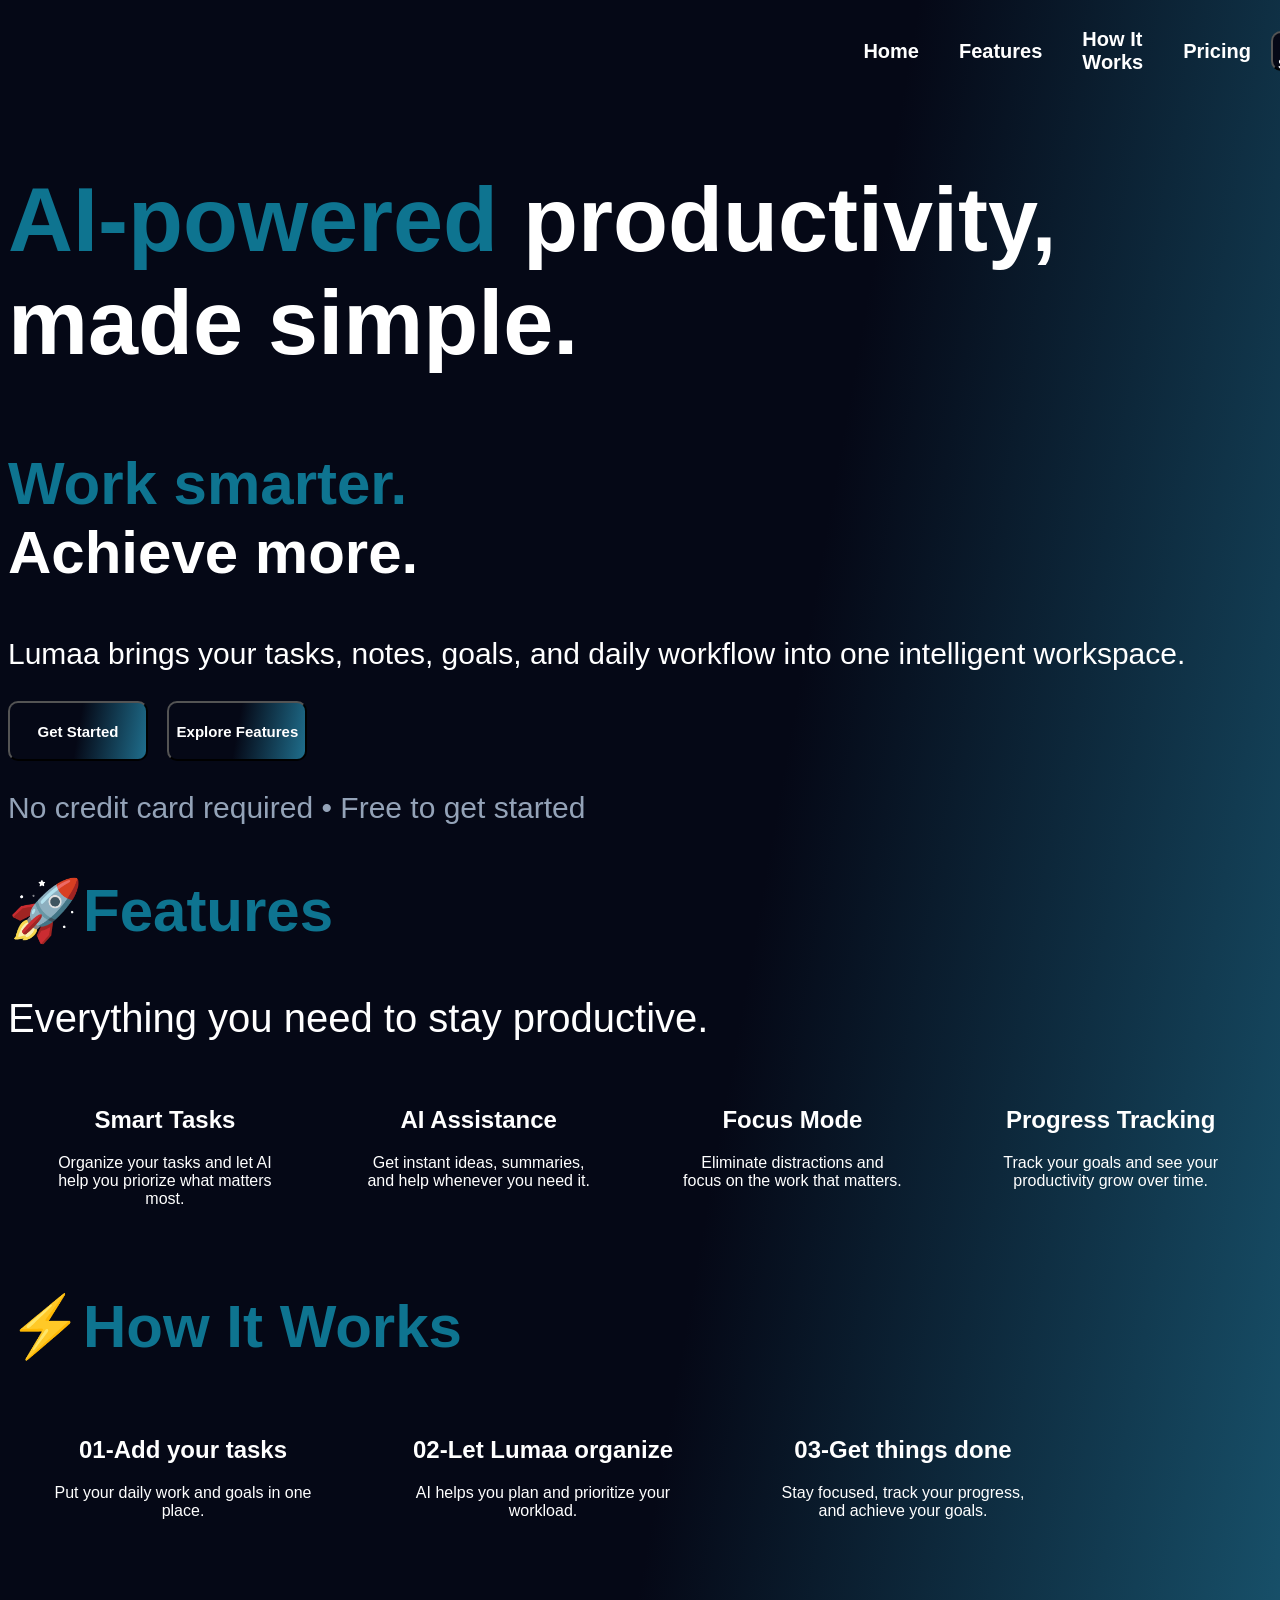
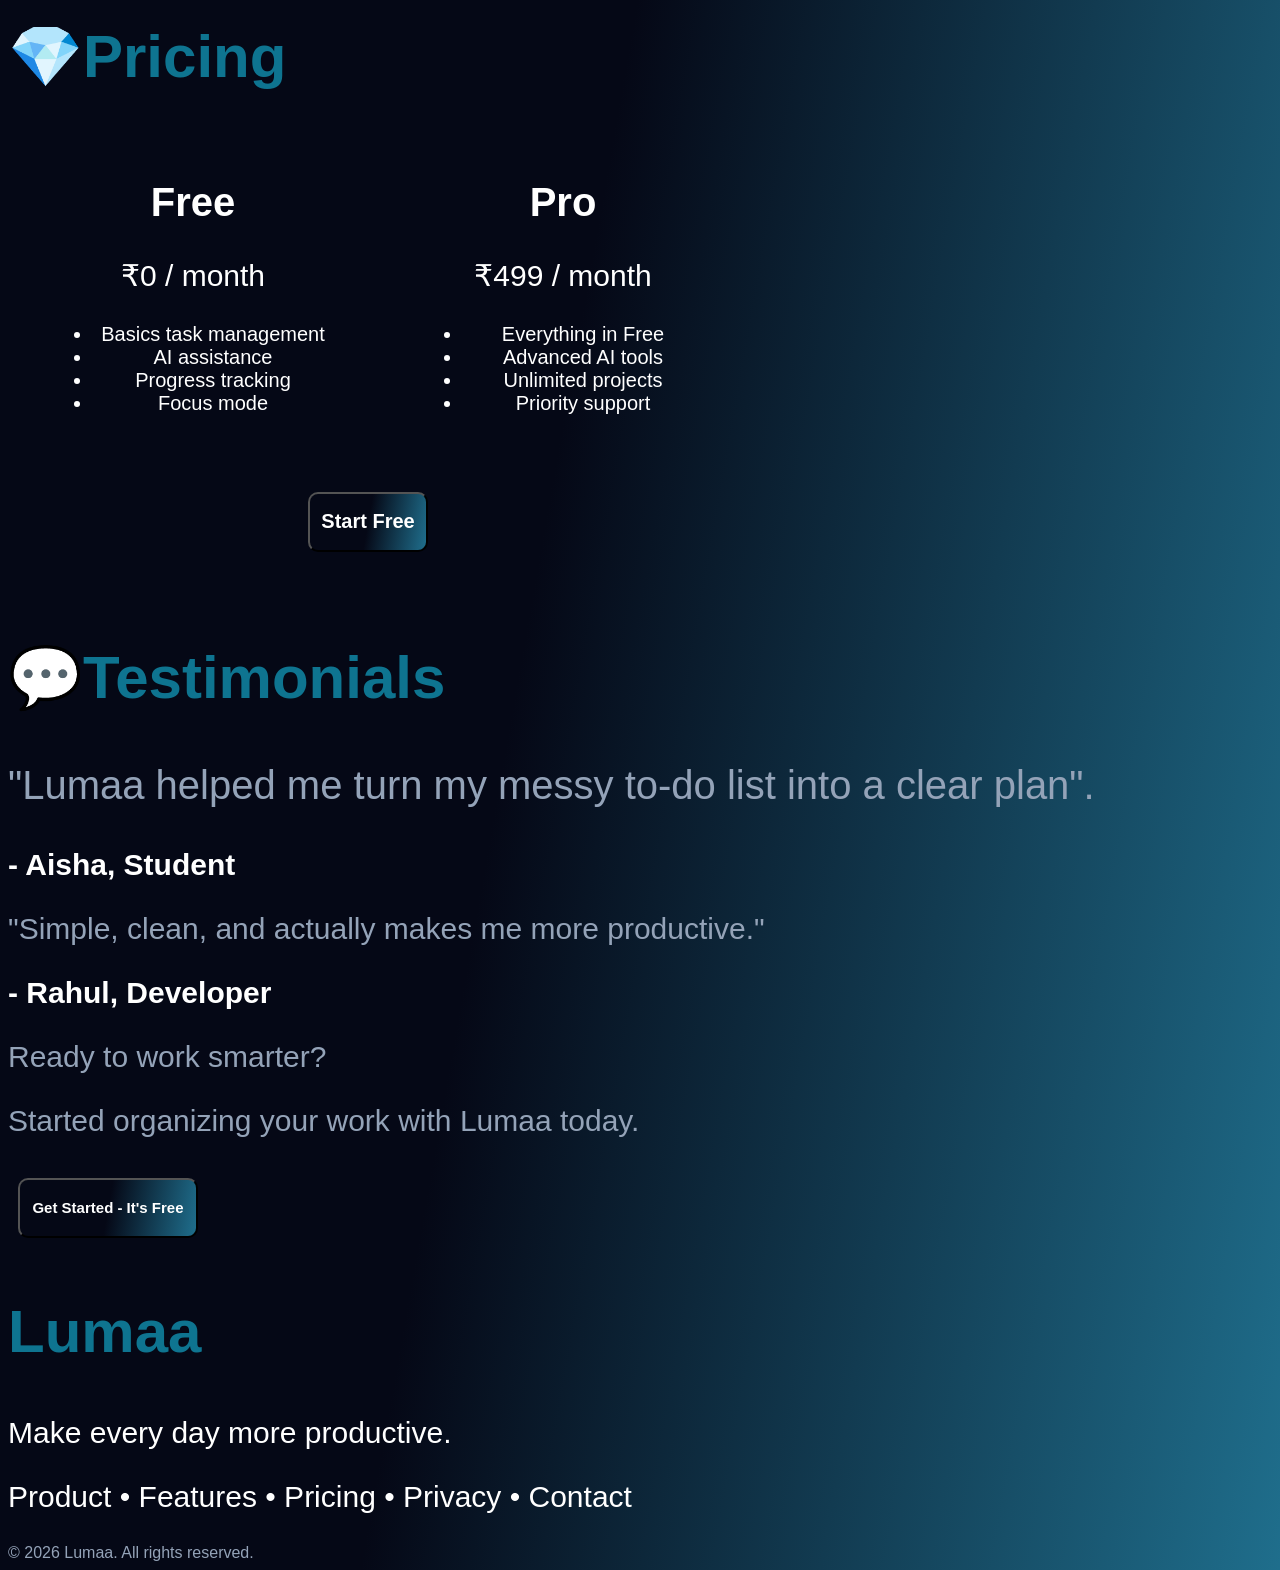
<file: index.html>
<!DOCTYPE html>
<html lang="en">
<head>
    <meta charset="UTF-8">
    <meta name="viewport" content="width=device-width, initial-scale=1.0">
    <title>Home page</title>
    <link rel="stylesheet" href="style.css">
</head>
<body>
    <div class="header">
            <nav>
                <a href="#">Home</a>
                <a href="#features">Features</a>
                <a href="#works">How It Works</a>
                <a href="#pricing">Pricing</a>
                <button onclick="gotoSignIn()">Get Started</button>
            </nav>
            <section>
                <div class="hero-section">
                    <h2 style="font-size: 90px;font-family: arial;"><span style="color: #0e7490;font-family: arial;">AI-powered </span>productivity, made simple.</h2>
                    <h1 style="font-size: 60px; font-family: arial;"><span style="color: #0e7490;">Work smarter.</span><br> Achieve more.</h1>
                    <p style="font-size: 30px; font-family: arial;">Lumaa brings your tasks, notes, goals, and daily workflow into one intelligent workspace.</p>
                    <button onclick="gotoSignIn()">Get Started</button>
                    <button>Explore Features</button>
                    <p style="font-size: 30px; color: #94a3b8">No credit card required • Free to get started</p>
                </div>
                <div class="feature">
                    <h1 id="features" style="font-size: 60px;color: #0e7490;">🚀Features</h1>
                    <p style="font-size: 40px;">Everything you need to stay productive.</p>
                
                   <div class="cards">
                      <div class="card-1">
                          <h2>Smart Tasks</h2>
                          <p>Organize your tasks and let AI help you priorize what matters most.</p>
                      </div>
                      <div class="card-2">
                          <h2>AI Assistance</h2>
                          <p>Get instant ideas, summaries, and help whenever you need it.</p>
                      </div>
                      <div class="card-3">
                          <h2>Focus Mode</h2>
                          <p>Eliminate distractions and focus on the work that matters.</p>
                      </div>
                      <div class="card-4">
                          <h2>Progress Tracking</h2>
                          <p>Track your goals and see your productivity grow over time.</p>
                      </div>
                   </div>
                </div>
                <div class="working-cards">
                    <h1 id="works" style="font-size: 60px; color: #0e7490;">⚡How It Works</h1>
                    <div id="cards">
                        <div class="card1">
                          <h2>01-Add your tasks</h2>
                          <p>Put your daily work and goals in one place.</p>
                       </div>
                       <div class="card2">
                          <h2>02-Let Lumaa organize</h2>
                          <p>AI helps you plan and prioritize your workload.</p>
                       </div>
                        <div class="card3">
                          <h2>03-Get things done</h2>
                          <p>Stay focused, track your progress, and achieve your goals.</p>
                        </div>
                    </div>
                    
                </div>
                <div class="pricing">
                    <h1 id="pricing" style="font-size: 60px;color: #0e7490;">💎Pricing</h1>
                    <div class="price">
                        <div class="free">
                          <h2 style="font-size: 40px;">Free</h2>
                          <p style="font-size: 30px;">₹0 / month</p>
                          <ul style="font-size: 20px;">
                            <li>Basics task management</li>
                            <li>AI assistance</li>
                            <li>Progress tracking</li>
                            <li>Focus mode</li>
                          </ul>
                        </div>
                        <div class="pro">
                          <h2 style="font-size: 40px;">Pro</h2>
                          <p style="font-size: 30px;"> ₹499 / month</p>
                          <ul style="font-size: 20px;">
                              <li>Everything in Free</li>
                              <li>Advanced AI tools</li>
                              <li>Unlimited projects</li>
                              <li>Priority support</li>
                          </ul>
                        </div>
                    </div>
                   
                    
                    <button>Start Free</button>
                </div>
                <div class="testimonials">
                    <h1 style="font-size: 60px; color: #0e7490;">💬Testimonials</h1>
                    <p style="font-size: 40px; color:#94a3b8">"Lumaa helped me turn my messy to-do list into a clear plan".</p>
                    <h2 style="font-size: 30px;">- Aisha, Student</h2>
                    <p style="color: #94a3b8; font-size: 30px;">"Simple, clean, and actually makes me more productive."</p>
                    <h2 style="font-size: 30px; ">- Rahul, Developer</h2>
                </div>
                <div class="final">
                    <p style="color: #94a3b8; font-size: 30px;">Ready to work smarter?</p>
                    <p style="color: #94a3b8; font-size: 30px;">Started organizing your work with Lumaa today.</p>
                    <button>Get Started - It's Free</button>
                </div>
                <div class="footer">
                    <h1 style="color: #0e7490; font-size: 60px;">Lumaa</h1>
                    <p style="font-size: 30px;">Make every day more productive.</p>
                    <p style="font-size: 30px;">Product • Features • Pricing • Privacy • Contact</p>
                    <footer style="color: #94a3b8;">© 2026 Lumaa. All rights reserved.</footer>
                </div>
                

            </section>
            
        
    </div>
    <script>
        function gotoSignIn() {
            window.location.href = "signin.html"
        }
    </script>
    
</body>
</html>
</file>
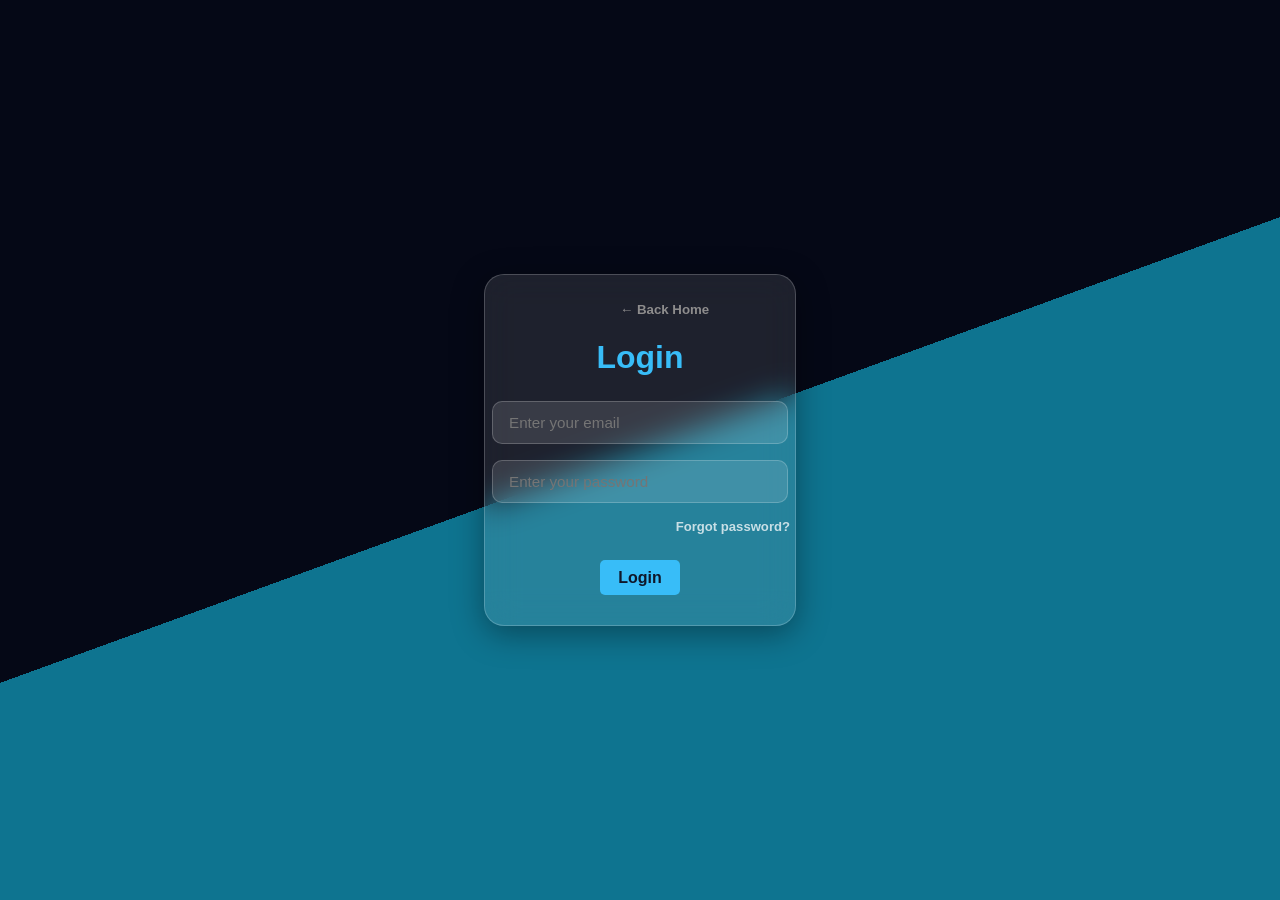
<file: signin.html>
<!DOCTYPE html>
<html lang="en">
<head>
    <meta charset="UTF-8">
    <meta name="viewport" content="width=device-width, initial-scale=1.0">
    <title>Sign in</title>
    <link rel="stylesheet" href="signin.css">
</head>
<body>
    <div class="card">
        <h5 style=" align-self:flex-start; margin-left: 130px; text-align: left; ">
            <a href="index.html" style="color: #8e8d8d; cursor: pointer; text-decoration: none; ">← Back Home</a> 
        </h5>            
        <h1 style="color: #38bdf8; margin-bottom: 25px; font-weight: 600; font-family: arial;font-size: 2rem; ">Login</h1>
        <form class="login-form">
            <div class="input-group">
                 <legend>
                    <input type="email" placeholder="Enter your email">
                </legend>
            </div>
            
            <div class="input-group">
                <legend class="pass">
                   <input type="password" placeholder="Enter your password">
                </legend>
            </div>
            <h6 class="forget-pass">Forgot password?</h6>
            </form>
           
            
        
        <div class="login">
            <button>Login</button>
        </div>
    </div>
    
</body>
</html>
</file>
<file: style.css>
html{
    scroll-behavior: smooth;
    
}
body{
    background: linear-gradient(100deg, #050816 50%, #1F6E8C);
    color: white;
    font-family: arial;
}

nav a{
    
    text-decoration: none;
    margin: 20px;
    color: white;
    font-weight: bold;
    font-family: arial;
    font-size: 20px;
}
nav a:hover{
    color: #ccc;
}
nav button{
    border-radius: 10px;
    background: linear-gradient(100deg, #050816 50%, #1F6E8C);
    font-family: arial;
    font-weight: bold;
    height: 40px;
    width: 100px;
    padding: 5px;
    color: white;
    font-size: 15px;

}
nav{
    margin-left: 900px;
    display: flex;
    justify-content: center;
    align-items: center;
    
}
.hero-section button{
    height: 60px;
    width: 140px;
    border-radius: 10px;
    background: linear-gradient(100deg, #050816 50%, #1F6E8C);
    color: white;
    font-weight: 700;
    margin-right: 15px;
    padding: 5px;
    font-size: 15px;
    font-family: arial;
}
.cards{
    display: flex;
}

.card-1{
    border-radius: 5px;
    height: 150px;
    width: 250px;
    margin: 0px 40px;
    /* box-shadow: 0 0 10px 10px; */
    text-align: center;
    padding: 5px;

}
.card-2{
    border-radius: 5px;
    height: 150px;
    width: 250px;
    margin: 0px 40px;
    /* box-shadow: 0 0 10px 10px; */
    text-align: center;
    padding: 5px;

}
.card-3{
    border-radius: 5px;
    height: 150px;
    width: 250px;
    margin: 0px 40px;
    /* box-shadow: 0 0 10px 10px; */
    text-align: center;
    padding: 5px;

}
.card-4{
    border-radius: 5px;
    height: 150px;
    width: 260px;
    margin: 0px 40px;
    /* box-shadow: 0 0 10px 10px; */
    text-align: center;
    padding: 5px;
}

#cards{
    display: flex;
}
.card1{
    border-radius: 5px;
    height: 150px;
    width: 260px;
    margin: 0px 40px;
    /* box-shadow: 0 0 10px 10px; */
    text-align: center;
    padding: 5px;
    
}
.card2{
    border-radius: 5px;
    height: 150px;
    width: 280px;
    margin: 0px 40px;
    
    text-align: center;
    padding: 5px;
}
.card3{
    border-radius: 5px;
    height: 150px;
    width: 260px;
    margin: 0px 40px;
    
    text-align: center;
    padding: 5px;
}
.price{
    display: flex;
}
.free{
    border-radius: 5px;
    height: 300px;
    width: 280px;
    margin: 0px 40px;
    
    text-align: center;
    padding: 5px;
}
.pro{
    border-radius: 5px;
    height: 300px;
    width: 280px;
    margin: 0px 40px;
    
    text-align: center;
    padding: 5px;
}

.pricing button{
    height: 60px;
    width: 120px;
    border-radius: 10px;
    background: linear-gradient(100deg, #050816 50%, #1F6E8C);
    color: white;
    font-weight: 700;
    margin: 40px 300px;
    font-size: 20px;
}
.final button{
    height: 60px;
    width: 180px;
    border-radius: 10px;
    background: linear-gradient(100deg, #050816 50%, #1F6E8C);
    color: white;
    font-weight: 700;
    margin: 10px;
    font-size: 15px;
}
</file>
<file: signin.css>
html{
    display: flex;
    justify-content: center;
    align-items: center;
    background: linear-gradient(160deg, #050816 50% , #0e7490 50%);
    height: 100vh;
    font-family: arial;
    
}


.card{
    padding: 5px;
    border-radius: 20px;
    background: rgba(255, 255, 255, 0.1);
    backdrop-filter: blur(12px);
    -webkit-backdrop-filter: blur(12px);
    border: none;
    width: 300px;
    height: 340px;
    color: #ffffff;

    text-align: center;
    box-shadow: 0 8px 32px 0 rgba(0, 0, 0, 0.37);
    border: 1px solid rgba(255, 255, 255, 0.2);
    backdrop-filter: blur(16px);
    -webkit-backdrop-filter: blur(16px);
    
}

.input .email{
    margin: 10px;
}

.input a{
    text-align: left;
}


.input-group{
    margin-bottom: 16px;
    text-align: left;
}
.input-group input{
    width: 100%;
    padding: 12px 16px;
    border-radius: 10px;
    border: 1px solid rgba(255, 255, 255, 0.2);
    background: rgb(255, 255, 255, 0.12);
    outline: none;
    color: ffffff;
    font-size: 0.95rem;
    box-sizing: border-box;
    transition: all 0.3s ease;

}
.input-group::placeholder{
    color: rgba(255, 255, 255, 0.6);
}

.input-group:focus{
    border-color: #38bdf8;
    background: rgba(255, 255, 255, 0.2);
    box-shadow: 0 0 10px rgba(56, 189, 248, 0.3);
}


.forget-pass {
    text-align: right;
    margin: 1px 0px;
    cursor: pointer;
    padding-bottom: 10px;
    color:rgba(255, 255, 255, 0.75);
    font-size: 0.82rem;
    text-decoration: none;
    transition: color 0.3s ease;
}

.forget-pass :hover{
    color:#38bdf8;
    text-decoration: underline;
}
.login button{
    
    color: #0f172a;
    height: 35px;
    width: 80px;
    border-radius: 5px;
    cursor: pointer;
    font-weight: 600;
    margin-top: 15px;
    background: #38bdf8;
    transition: all 0.3s ease;
    font-size: 1rem;
    border: none;


}
a:hover{
    color: #fff;
}
.login button:hover{
    background: #7dd3fc;
    box-shadow: 0 0 15px rgba(56, 189, 248, 0.5);
    transform: translate(-2px);
}
</file>
